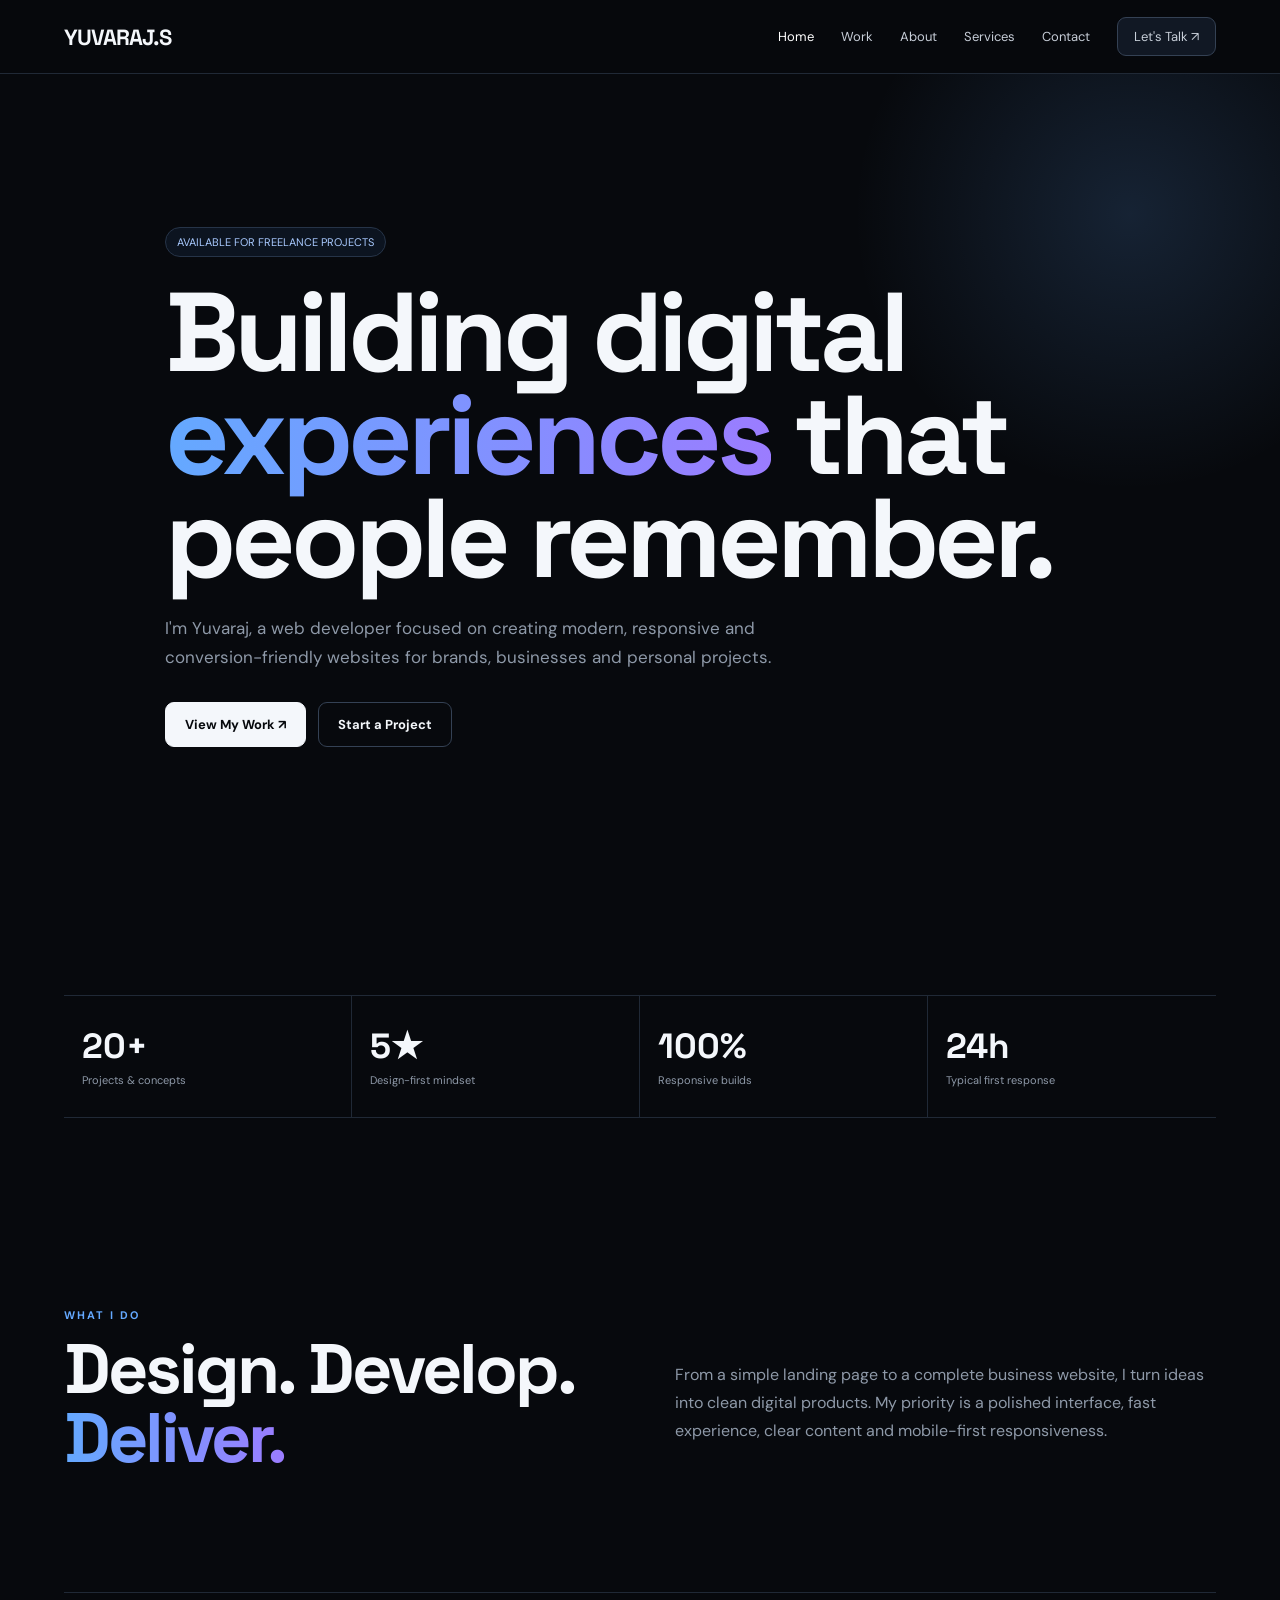
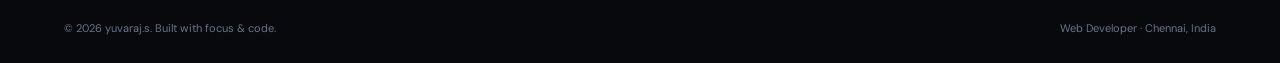
<file: index.html>
<!doctype html><html lang="en"><head><meta charset="utf-8"><meta name="viewport" content="width=device-width,initial-scale=1"><meta name="description" content="Yuvaraj — responsive web developer portfolio"><title>Home | Yuvaraj</title><link rel="stylesheet" href="assets/style.css"></head><body><header class="nav"><a class="brand" href="index.html">YUVARAJ<span>.</span></a><button class="menu">☰</button><nav class="links">
<a class="active" href="index.html">Home</a><a class="" href="work.html">Work</a><a class="" href="about.html">About</a><a class="" href="services.html">Services</a><a class="" href="contact.html">Contact</a><a class="cta" href="contact.html">Let's Talk ↗</a></nav></header><main><section class="hero"><div class="container heroIn"><span class="tag">AVAILABLE FOR FREELANCE PROJECTS</span><h1>Building digital<br><span>experiences</span> that<br>people remember.</h1><p class="lead">I'm Yuvaraj, a web developer focused on creating modern, responsive and conversion-friendly websites for brands, businesses and personal projects.</p><div class="buttons"><a class="btn primary" href="work.html">View My Work ↗</a><a class="btn" href="contact.html">Start a Project</a></div></div></section><section class="section"><div class="container"><div class="stats"><div class="stat"><b>20+</b><span>Projects & concepts</span></div><div class="stat"><b>5★</b><span>Design-first mindset</span></div><div class="stat"><b>100%</b><span>Responsive builds</span></div><div class="stat"><b>24h</b><span>Typical first response</span></div></div></div></section><section class="section"><div class="container split"><div><div class="eyebrow">WHAT I DO</div><h2>Design. Develop.<br><span class="gradient">Deliver.</span></h2></div><p class="muted">From a simple landing page to a complete business website, I turn ideas into clean digital products. My priority is a polished interface, fast experience, clear content and mobile-first responsiveness.</p></div></section></main><footer class="container"><div>© 2026 Yuvaraj. Built with focus & code.</div><div class="footerRight">Web Developer · Chennai, India</div></footer><script src="assets/script.js"></script></body></html>
</file>
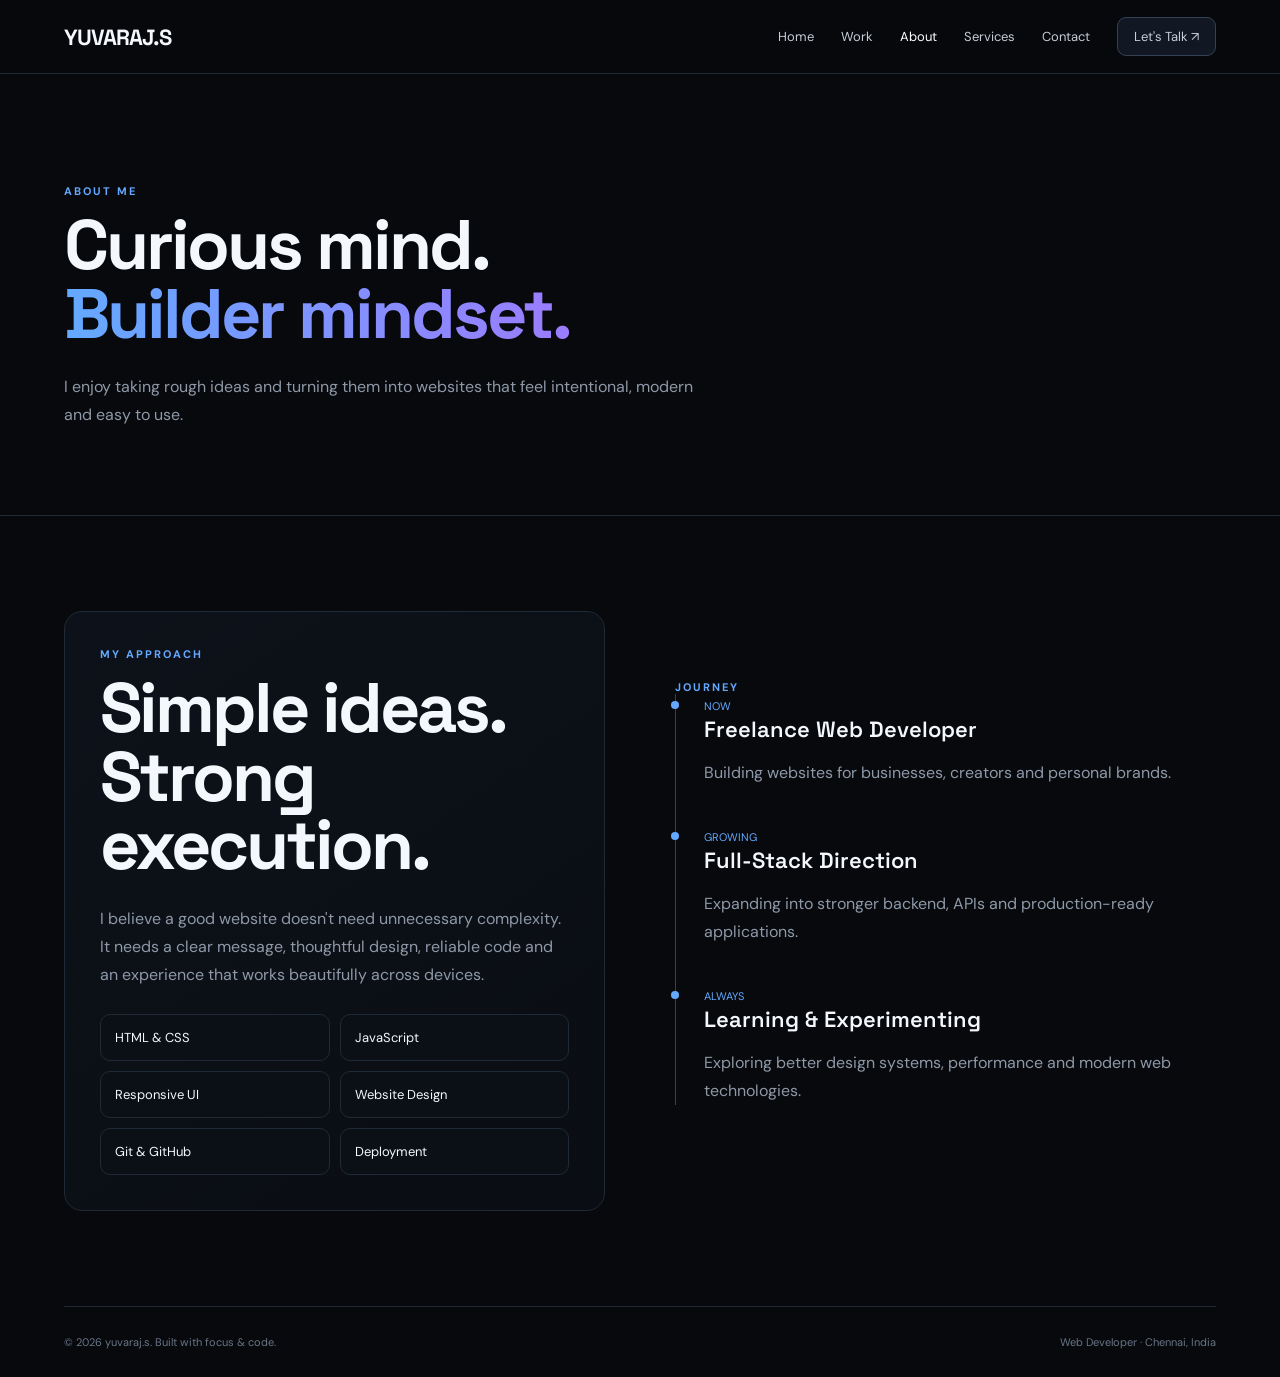
<file: about.html>
<!doctype html><html lang="en"><head><meta charset="utf-8"><meta name="viewport" content="width=device-width,initial-scale=1"><meta name="description" content="Yuvaraj — responsive web developer portfolio"><title>About | Yuvaraj</title><link rel="stylesheet" href="assets/style.css"></head><body><header class="nav"><a class="brand" href="index.html">YUVARAJ<span>.</span></a><button class="menu">☰</button><nav class="links"><a class="" href="index.html">Home</a><a class="" href="work.html">Work</a><a class="active" href="about.html">About</a><a class="" href="services.html">Services</a><a class="" href="contact.html">Contact</a><a class="cta" href="contact.html">Let's Talk ↗</a></nav></header><main><section class="pageHero"><div class="container"><div class="eyebrow">ABOUT ME</div><h1>Curious mind.<br><span class="gradient">Builder mindset.</span></h1><p class="muted">I enjoy taking rough ideas and turning them into websites that feel intentional, modern and easy to use.</p></div></section><section class="section"><div class="container split"><div class="aboutBox"><div class="eyebrow">MY APPROACH</div><h2>Simple ideas.<br>Strong execution.</h2><p class="muted">I believe a good website doesn't need unnecessary complexity. It needs a clear message, thoughtful design, reliable code and an experience that works beautifully across devices.</p><div class="skills"><div class="skill">HTML & CSS</div><div class="skill">JavaScript</div><div class="skill">Responsive UI</div><div class="skill">Website Design</div><div class="skill">Git & GitHub</div><div class="skill">Deployment</div></div></div><div><div class="eyebrow">JOURNEY</div><div class="timeline"><div class="time"><small>NOW</small><h3>Freelance Web Developer</h3><p class="muted">Building websites for businesses, creators and personal brands.</p></div><div class="time"><small>GROWING</small><h3>Full-Stack Direction</h3><p class="muted">Expanding into stronger backend, APIs and production-ready applications.</p></div><div class="time"><small>ALWAYS</small><h3>Learning & Experimenting</h3><p class="muted">Exploring better design systems, performance and modern web technologies.</p></div></div></div></div></section></main><footer class="container"><div>© 2026 Yuvaraj. Built with focus & code.</div><div class="footerRight">Web Developer · Chennai, India</div></footer><script src="assets/script.js"></script></body></html>
</file>
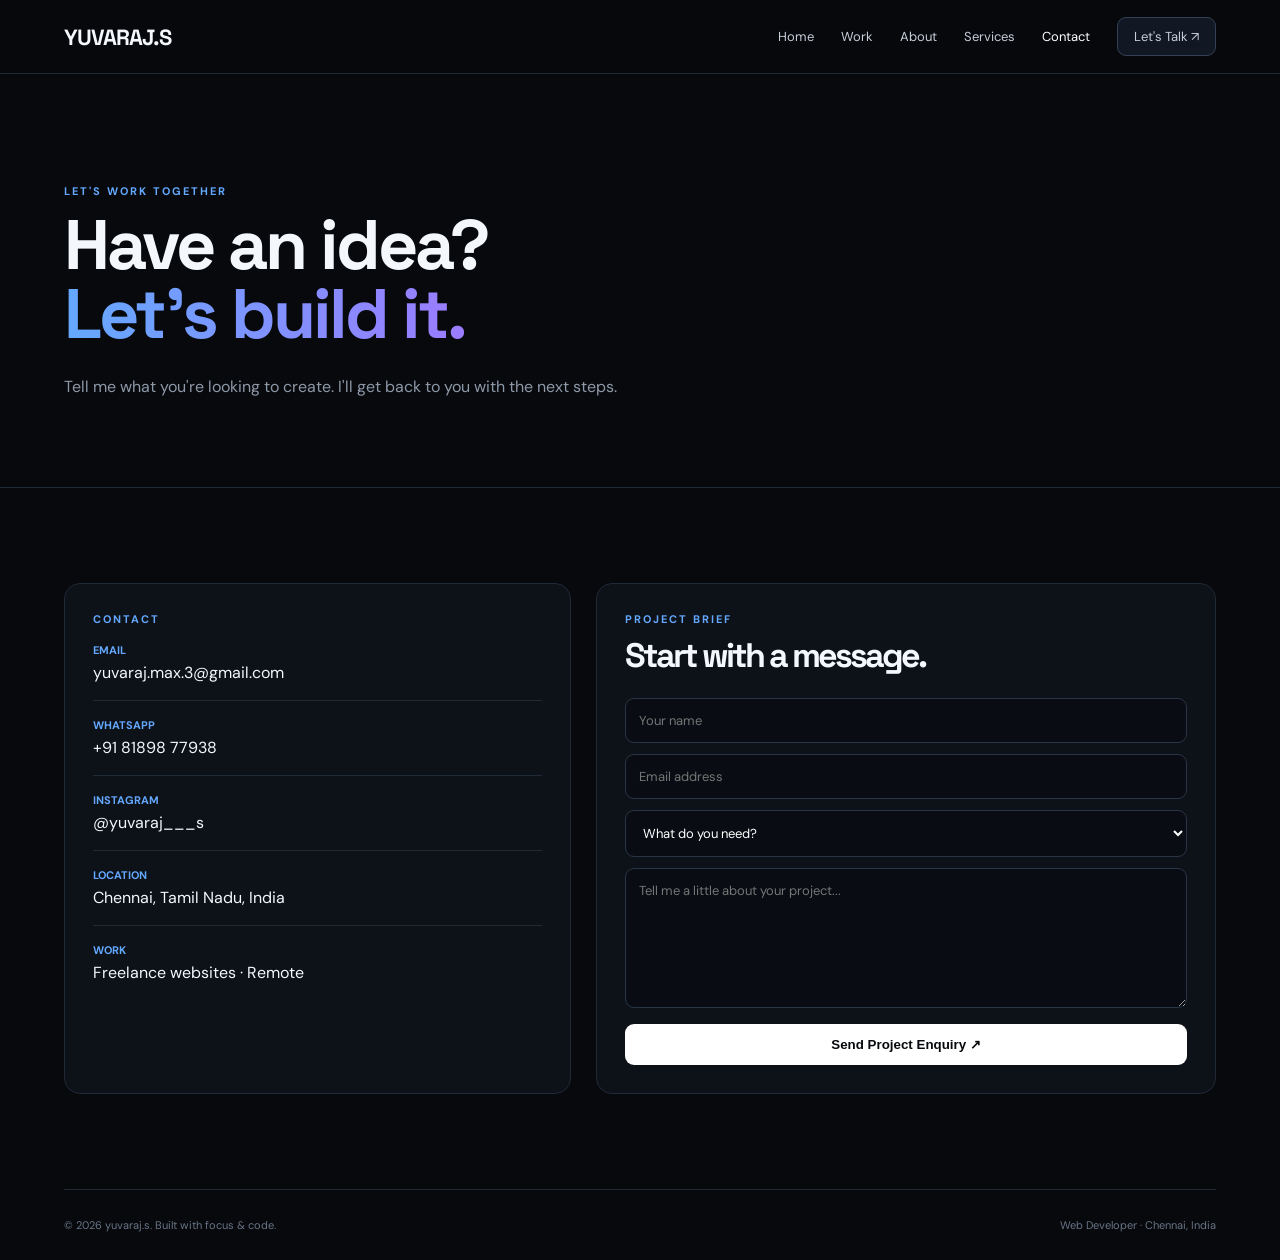
<file: contact.html>
<!doctype html><html lang="en"><head><meta charset="utf-8"><meta name="viewport" content="width=device-width,initial-scale=1"><meta name="description" content="Yuvaraj — responsive web developer portfolio"><title>Contact | Yuvaraj</title><link rel="stylesheet" href="assets/style.css"></head><body><header class="nav"><a class="brand" href="index.html">YUVARAJ<span>.</span></a><button class="menu">☰</button><nav class="links"><a class="" href="index.html">Home</a><a class="" href="work.html">Work</a><a class="" href="about.html">About</a><a class="" href="services.html">Services</a><a class="active" href="contact.html">Contact</a><a class="cta" href="contact.html">Let's Talk ↗</a></nav></header><main><section class="pageHero"><div class="container"><div class="eyebrow">LET'S WORK TOGETHER</div><h1>Have an idea?<br><span class="gradient">Let's build it.</span></h1><p class="muted">Tell me what you're looking to create. I'll get back to you with the next steps.</p></div></section><section class="section"><div class="container contact"><div class="contactCard"><div class="eyebrow">CONTACT</div><div class="contactItem"><b>EMAIL</b><a href="mailto:yuvaraj.max.3@gmail.com">yuvaraj.max.3@gmail.com</a></div><div class="contactItem"><b>WHATSAPP</b><a href="https://wa.me/918189877938">+91 81898 77938</a></div><div class="contactItem"><b>INSTAGRAM</b><a href="https://www.instagram.com/yuvaraj___s" target="_blank" rel="noopener">@yuvaraj___s</a></div><div class="contactItem"><b>LOCATION</b><span>Chennai, Tamil Nadu, India</span></div><div class="contactItem"><b>WORK</b><span>Freelance websites · Remote</span></div></div><div class="contactCard form"><div class="eyebrow">PROJECT BRIEF</div><h2 style="font-size:34px">Start with a message.</h2><form onsubmit="event.preventDefault();alert('Thanks! Please connect through WhatsApp or email to continue.');"><input required placeholder="Your name"><input required type="email" placeholder="Email address"><select><option>What do you need?</option><option>Business website</option><option>Portfolio website</option><option>Landing page</option><option>Website redesign</option></select><textarea placeholder="Tell me a little about your project..."></textarea><button type="submit">Send Project Enquiry ↗</button></form></div></div></section></main><footer class="container"><div>© 2026 Yuvaraj. Built with focus & code.</div><div class="footerRight">Web Developer · Chennai, India</div></footer><script src="assets/script.js"></script></body></html>
</file>
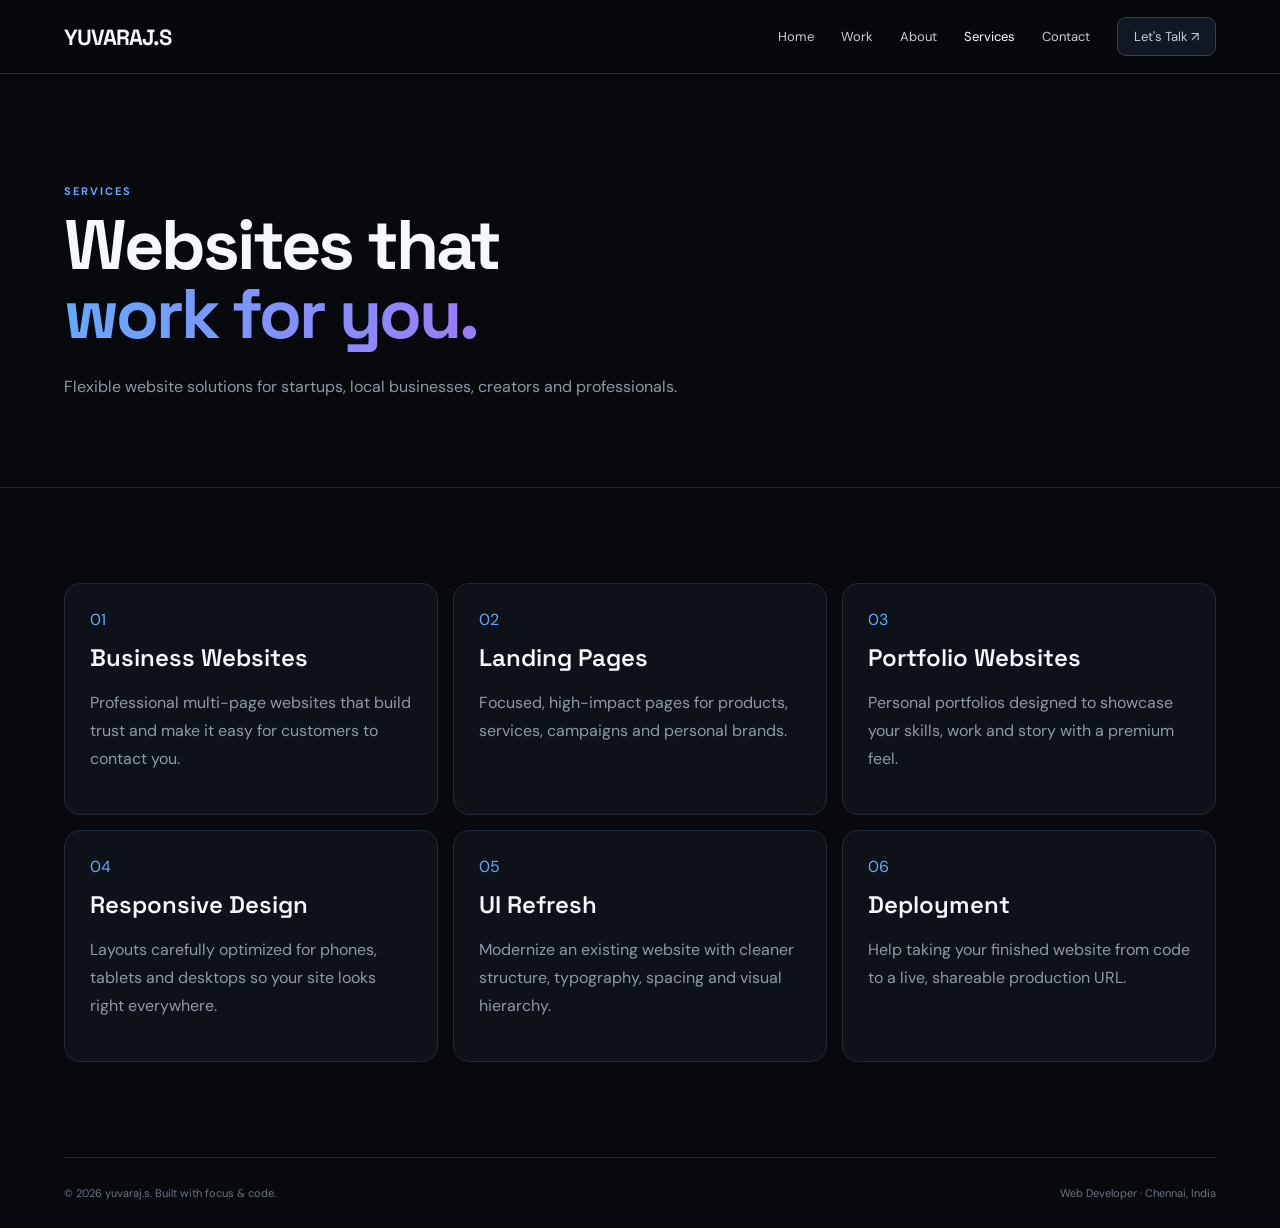
<file: services.html>
<!doctype html><html lang="en"><head><meta charset="utf-8"><meta name="viewport" content="width=device-width,initial-scale=1"><meta name="description" content="Yuvaraj — responsive web developer portfolio"><title>Services | Yuvaraj</title><link rel="stylesheet" href="assets/style.css"></head><body><header class="nav"><a class="brand" href="index.html">YUVARAJ<span>.</span></a><button class="menu">☰</button><nav class="links"><a class="" href="index.html">Home</a><a class="" href="work.html">Work</a><a class="" href="about.html">About</a><a class="active" href="services.html">Services</a><a class="" href="contact.html">Contact</a><a class="cta" href="contact.html">Let's Talk ↗</a></nav></header><main><section class="pageHero"><div class="container"><div class="eyebrow">SERVICES</div><h1>Websites that<br><span class="gradient">work for you.</span></h1><p class="muted">Flexible website solutions for startups, local businesses, creators and professionals.</p></div></section><section class="section"><div class="container grid3"><article class="card"><span class="num">01</span><h3>Business Websites</h3><p class="muted">Professional multi-page websites that build trust and make it easy for customers to contact you.</p></article><article class="card"><span class="num">02</span><h3>Landing Pages</h3><p class="muted">Focused, high-impact pages for products, services, campaigns and personal brands.</p></article><article class="card"><span class="num">03</span><h3>Portfolio Websites</h3><p class="muted">Personal portfolios designed to showcase your skills, work and story with a premium feel.</p></article><article class="card"><span class="num">04</span><h3>Responsive Design</h3><p class="muted">Layouts carefully optimized for phones, tablets and desktops so your site looks right everywhere.</p></article><article class="card"><span class="num">05</span><h3>UI Refresh</h3><p class="muted">Modernize an existing website with cleaner structure, typography, spacing and visual hierarchy.</p></article><article class="card"><span class="num">06</span><h3>Deployment</h3><p class="muted">Help taking your finished website from code to a live, shareable production URL.</p></article></div></section></main><footer class="container"><div>© 2026 Yuvaraj. Built with focus & code.</div><div class="footerRight">Web Developer · Chennai, India</div></footer><script src="assets/script.js"></script></body></html>
</file>
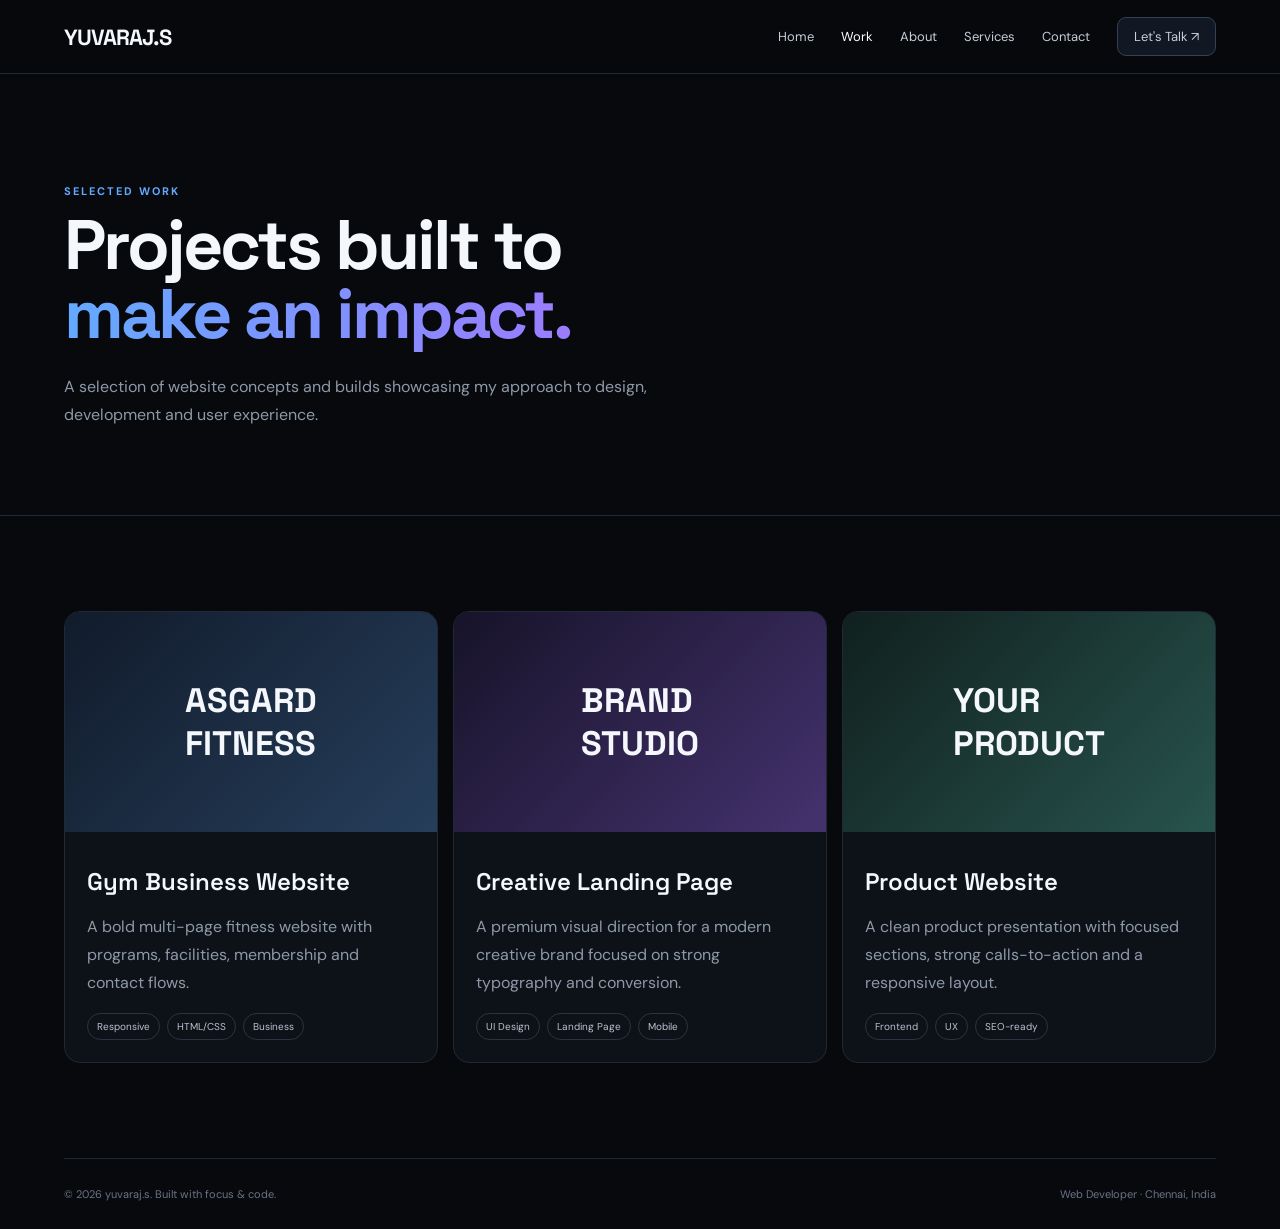
<file: work.html>
<!doctype html><html lang="en"><head><meta charset="utf-8"><meta name="viewport" content="width=device-width,initial-scale=1"><meta name="description" content="Yuvaraj — responsive web developer portfolio"><title>Work | Yuvaraj</title><link rel="stylesheet" href="assets/style.css"></head><body><header class="nav"><a class="brand" href="index.html">YUVARAJ<span>.</span></a><button class="menu">☰</button><nav class="links"><a class="" href="index.html">Home</a><a class="active" href="work.html">Work</a><a class="" href="about.html">About</a><a class="" href="services.html">Services</a><a class="" href="contact.html">Contact</a><a class="cta" href="contact.html">Let's Talk ↗</a></nav></header><main><section class="pageHero"><div class="container"><div class="eyebrow">SELECTED WORK</div><h1>Projects built to<br><span class="gradient">make an impact.</span></h1><p class="muted">A selection of website concepts and builds showcasing my approach to design, development and user experience.</p></div></section><section class="section"><div class="container grid3"><article class="card project"><div class="visual">ASGARD<br>FITNESS</div><div class="projectBody"><h3>Gym Business Website</h3><p class="muted">A bold multi-page fitness website with programs, facilities, membership and contact flows.</p><div class="chips"><span class="chip">Responsive</span><span class="chip">HTML/CSS</span><span class="chip">Business</span></div></div></article><article class="card project"><div class="visual">BRAND<br>STUDIO</div><div class="projectBody"><h3>Creative Landing Page</h3><p class="muted">A premium visual direction for a modern creative brand focused on strong typography and conversion.</p><div class="chips"><span class="chip">UI Design</span><span class="chip">Landing Page</span><span class="chip">Mobile</span></div></div></article><article class="card project"><div class="visual">YOUR<br>PRODUCT</div><div class="projectBody"><h3>Product Website</h3><p class="muted">A clean product presentation with focused sections, strong calls-to-action and a responsive layout.</p><div class="chips"><span class="chip">Frontend</span><span class="chip">UX</span><span class="chip">SEO-ready</span></div></div></article></div></section></main><footer class="container"><div>© 2026 Yuvaraj. Built with focus & code.</div><div class="footerRight">Web Developer · Chennai, India</div></footer><script src="assets/script.js"></script></body></html>
</file>
<file: assets/style.css>
@import url('https://fonts.googleapis.com/css2?family=DM+Sans:wght@400;500;600;700&family=Space+Grotesk:wght@500;600;700&display=swap');
:root{--bg:#07090d;--panel:#0d1118;--line:#202936;--text:#f4f7fb;--muted:#8e99a8;--accent:#64a9ff;--accent2:#9b7cff;--max:1180px}*{box-sizing:border-box}html{scroll-behavior:smooth}body{margin:0;background:var(--bg);color:var(--text);font-family:'DM Sans',sans-serif}a{color:inherit;text-decoration:none}img{max-width:100%}.nav{height:74px;position:sticky;top:0;z-index:100;background:rgba(7,9,13,.88);backdrop-filter:blur(16px);border-bottom:1px solid var(--line);display:flex;align-items:center;padding:0 5vw}.brand{font:700 22px 'Space Grotesk';letter-spacing:-1px}.brand span{color:var(--accent)}.links{margin-left:auto;display:flex;gap:27px;align-items:center;font-size:13px;color:#c7ced8}.links a:hover,.links .active{color:#fff}.cta{padding:10px 16px;border:1px solid #344154;border-radius:9px;background:#111824}.menu{display:none;margin-left:auto;background:none;border:0;color:#fff;font-size:27px}.container{width:min(var(--max),90vw);margin:auto}.hero{min-height:calc(100vh - 74px);display:grid;place-items:center;position:relative;overflow:hidden}.hero:before{content:"";position:absolute;width:600px;height:600px;border-radius:50%;background:radial-gradient(circle,rgba(100,169,255,.16),transparent 65%);right:-150px;top:-160px}.heroIn{position:relative;max-width:950px;padding:90px 0}.tag{display:inline-flex;padding:7px 11px;border:1px solid #263448;border-radius:99px;color:#a9caff;background:#0c1420;font-size:11px}.hero h1{font:700 clamp(58px,9vw,112px)/.92 'Space Grotesk';letter-spacing:-5px;margin:24px 0}.hero h1 span,.gradient{background:linear-gradient(90deg,var(--accent),var(--accent2));-webkit-background-clip:text;color:transparent}.lead{max-width:650px;color:var(--muted);font-size:17px;line-height:1.7}.buttons{display:flex;gap:12px;flex-wrap:wrap;margin-top:30px}.btn{padding:13px 19px;border-radius:9px;border:1px solid #344154;font-size:13px;font-weight:700}.primary{background:var(--text);color:#07090d;border-color:var(--text)}.section{padding:95px 0}.eyebrow{font-size:11px;letter-spacing:2px;color:var(--accent);font-weight:700}.section h2,.pageHero h1{font:700 clamp(42px,6vw,70px)/.98 'Space Grotesk';letter-spacing:-3px;margin:13px 0 25px}.muted{color:var(--muted);line-height:1.75}.grid3{display:grid;grid-template-columns:repeat(3,1fr);gap:15px}.card{background:var(--panel);border:1px solid var(--line);border-radius:16px;padding:25px}.card h3{font:600 24px 'Space Grotesk';margin:12px 0}.num{font:700 13px;color:var(--accent)}.project{padding:0;overflow:hidden}.project .visual{height:220px;background:linear-gradient(135deg,#111b2b,#263e5b);display:grid;place-items:center;font:700 34px 'Space Grotesk'}.project:nth-child(2) .visual{background:linear-gradient(135deg,#171329,#44326e)}.project:nth-child(3) .visual{background:linear-gradient(135deg,#10201e,#28534d)}.projectBody{padding:22px}.chips{display:flex;gap:7px;flex-wrap:wrap;margin-top:15px}.chip{font-size:10px;color:#b9c4d1;border:1px solid #2a3544;padding:6px 9px;border-radius:99px}.stats{display:grid;grid-template-columns:repeat(4,1fr);border-top:1px solid var(--line);border-bottom:1px solid var(--line)}.stat{padding:28px 18px;border-right:1px solid var(--line)}.stat:last-child{border:0}.stat b{font:700 35px 'Space Grotesk';display:block}.stat span{font-size:11px;color:var(--muted)}.pageHero{padding:110px 0 70px;border-bottom:1px solid var(--line)}.pageHero p{max-width:650px}.split{display:grid;grid-template-columns:1fr 1fr;gap:70px;align-items:center}.aboutBox{border:1px solid var(--line);background:linear-gradient(145deg,#0d121a,#0a0d13);border-radius:18px;padding:35px}.skills{display:grid;grid-template-columns:repeat(2,1fr);gap:10px;margin-top:25px}.skill{padding:14px;border:1px solid var(--line);border-radius:10px;background:#0b1017;font-size:13px}.timeline{border-left:1px solid #334154;padding-left:28px}.time{position:relative;margin:0 0 38px}.time:before{content:"";position:absolute;width:8px;height:8px;border-radius:50%;background:var(--accent);left:-33px;top:7px}.time h3{margin:0 0 6px;font:600 22px 'Space Grotesk'}.time small{color:var(--accent);font-size:11px}.contact{display:grid;grid-template-columns:.9fr 1.1fr;gap:25px}.contactCard{padding:28px;border:1px solid var(--line);border-radius:16px;background:var(--panel)}.contactItem{padding:17px 0;border-bottom:1px solid var(--line)}.contactItem:last-child{border:0}.contactItem b{display:block;font-size:11px;color:var(--accent);margin-bottom:5px}.form input,.form textarea,.form select{width:100%;padding:13px;margin:0 0 11px;border:1px solid #293546;background:#090d13;color:#fff;border-radius:9px;font:13px 'DM Sans'}.form textarea{height:140px;resize:vertical}.form button{cursor:pointer;width:100%;padding:13px;border:0;border-radius:9px;background:#fff;color:#07090d;font-weight:700}footer{border-top:1px solid var(--line);padding:28px 0;color:#697586;font-size:11px;display:flex;justify-content:space-between}@media(max-width:800px){.nav{padding:0 20px}.menu{display:block}.links{display:none;position:absolute;top:74px;left:0;right:0;background:#07090d;padding:18px 20px;flex-direction:column;align-items:flex-start;border-bottom:1px solid var(--line)}.links.open{display:flex}.heroIn{padding:70px 0}.hero h1{letter-spacing:-3px}.section{padding:70px 0}.grid3,.split,.contact{grid-template-columns:1fr}.stats{grid-template-columns:1fr 1fr}.stat:nth-child(2){border-right:0}.stat{border-bottom:1px solid var(--line)}.pageHero{padding:75px 0 55px}footer{display:block}.footerRight{margin-top:10px}}@media(max-width:480px){.hero h1{font-size:54px}.lead{font-size:15px}.stats{grid-template-columns:1fr}.stat{border-right:0}.skills{grid-template-columns:1fr}.buttons .btn{width:100%;text-align:center}}
</file>
